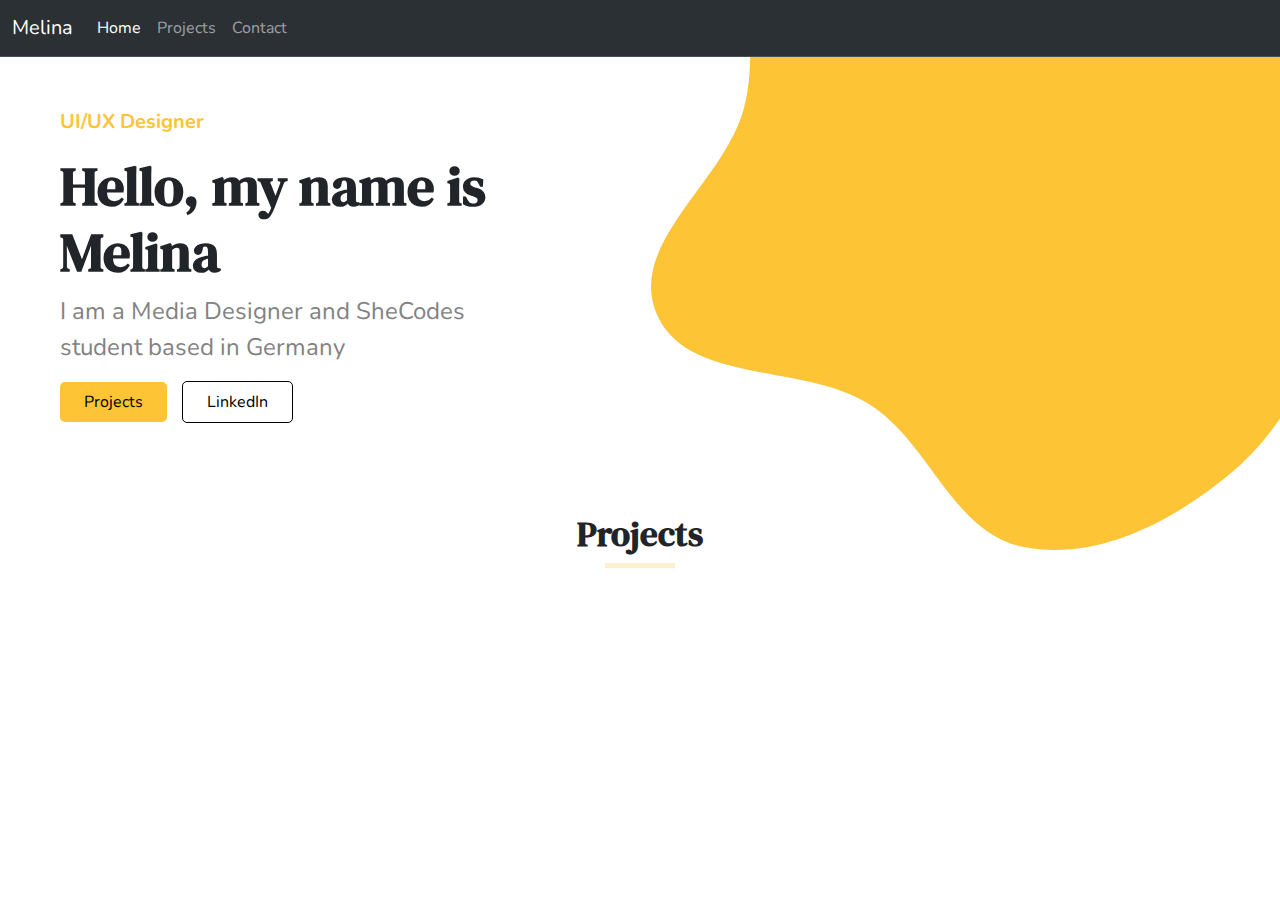
<file: index.html>
<!DOCTYPE html>
<html lang="en">
  <head>
    <meta charset="UTF-8" />
    <meta http-equiv="X-UA-Compatible" content="IE=edge" />
    <meta name="viewport" content="width=device-width, initial-scale=1.0" />
    <link
      href="https://cdn.jsdelivr.net/npm/bootstrap@5.3.3/dist/css/bootstrap.min.css"
      rel="stylesheet"
      integrity="sha384-QWTKZyjpPEjISv5WaRU9OFeRpok6YctnYmDr5pNlyT2bRjXh0JMhjY6hW+ALEwIH"
      crossorigin="anonymous"
    />
    <link rel="preconnect" href="https://fonts.googleapis.com" />
    <link rel="preconnect" href="https://fonts.gstatic.com" crossorigin />
    <link
      href="https://fonts.googleapis.com/css2?family=Nunito:ital,wght@0,200..1000;1,200..1000&display=swap"
      rel="stylesheet"
    />
    <link
      href="https://fonts.googleapis.com/css2?family=DM+Serif+Text:ital@0;1&display=swap"
      rel="stylesheet"
    />
    <title>Melina</title>
    <link rel="stylesheet" href="style.css" />
  </head>
  <body>
    <nav
      class="navbar bg-dark navbar-expand-lg bg-body-tertiary border-bottom border-body"
      data-bs-theme="dark"
    >
      <div class="container-fluid">
        <a class="navbar-brand" href="/index.html">Melina</a>
        <button
          class="navbar-toggler"
          type="button"
          data-bs-toggle="collapse"
          data-bs-target="#navbarNavAltMarkup"
          aria-controls="navbarNavAltMarkup"
          aria-expanded="false"
          aria-label="Toggle navigation"
        >
          <span class="navbar-toggler-icon"></span>
        </button>
        <div class="collapse navbar-collapse" id="navbarNavAltMarkup">
          <div class="navbar-nav">
            <a class="nav-link active" aria-current="page" href="/index.html"
              >Home</a
            >
            <a class="nav-link" href="/photo.html">Projects</a>
            <a class="nav-link" href="/contact.html">Contact</a>
          </div>
        </div>
      </div>
    </nav>
    <div class="body-container">
      <div class="yellow-bg"></div>
      <div class="header-container">
        <p class="yellow-heading">UI/UX Designer</p>
        <h1>Hello, my name is Melina</h1>
        <p class="grey-heading">
          I am a Media Designer and SheCodes student based in Germany
        </p>
        <button class="buttons button-projects">Projects</button>
        <button class="buttons button-linkedin">LinkedIn</button>
      </div>
      <div class="project-container">
        <h2>Projects</h2>
        <hr class="trenner" />
      </div>
    </div>
    <script
      src="https://cdn.jsdelivr.net/npm/bootstrap@5.3.3/dist/js/bootstrap.bundle.min.js"
      integrity="sha384-YvpcrYf0tY3lHB60NNkmXc5s9fDVZLESaAA55NDzOxhy9GkcIdslK1eN7N6jIeHz"
      crossorigin="anonymous"
    ></script>
  </body>
</html>
</file>
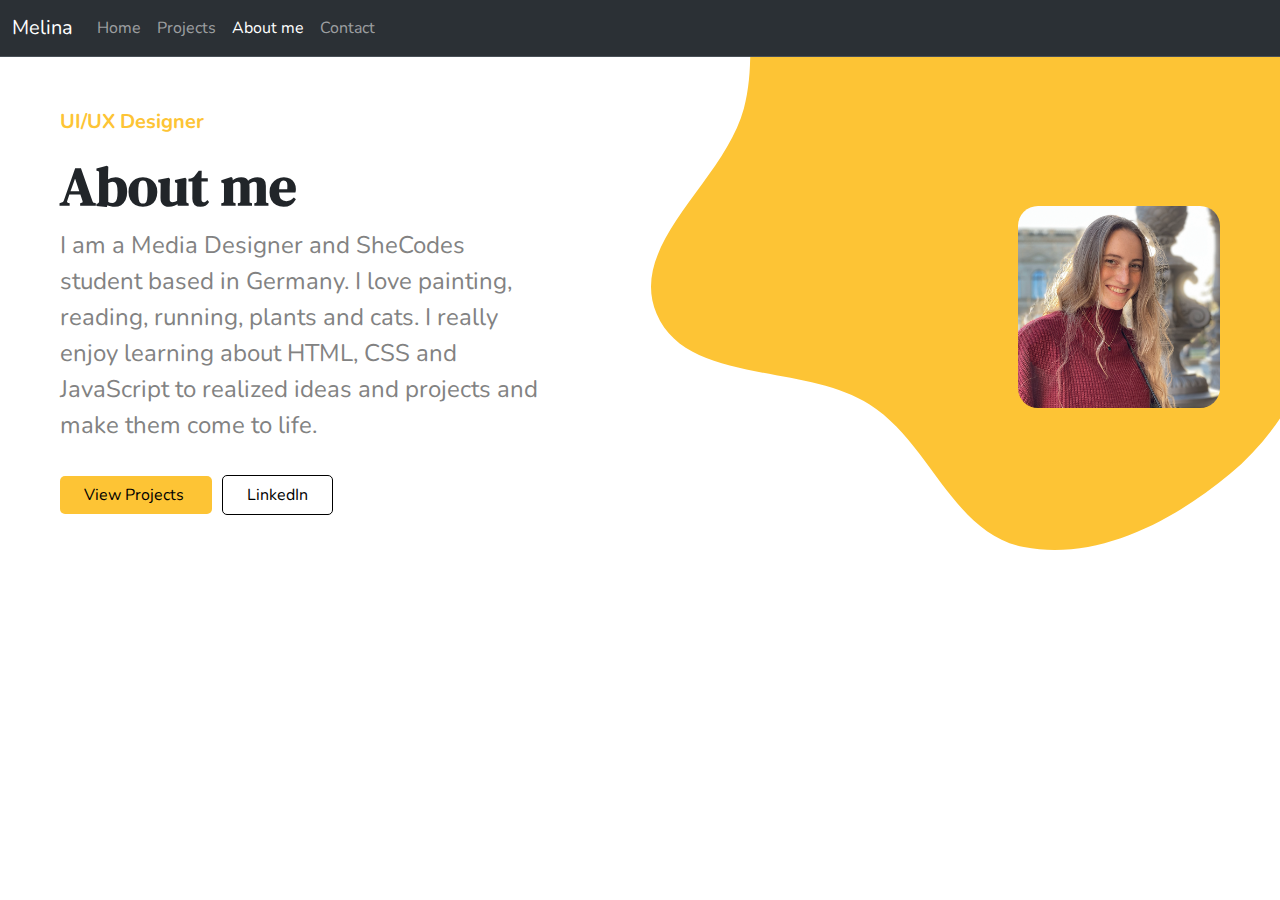
<file: about.html>
<!DOCTYPE html>
<html lang="en">
  <head>
    <meta charset="UTF-8" />
    <meta http-equiv="X-UA-Compatible" content="IE=edge" />
    <meta name="viewport" content="width=device-width, initial-scale=1.0" />
    <link
      href="https://cdn.jsdelivr.net/npm/bootstrap@5.3.3/dist/css/bootstrap.min.css"
      rel="stylesheet"
      integrity="sha384-QWTKZyjpPEjISv5WaRU9OFeRpok6YctnYmDr5pNlyT2bRjXh0JMhjY6hW+ALEwIH"
      crossorigin="anonymous"
    />
    <link rel="preconnect" href="https://fonts.googleapis.com" />
    <link rel="preconnect" href="https://fonts.gstatic.com" crossorigin />
    <link
      href="https://fonts.googleapis.com/css2?family=Nunito:ital,wght@0,200..1000;1,200..1000&display=swap"
      rel="stylesheet"
    />
    <link
      href="https://fonts.googleapis.com/css2?family=DM+Serif+Text:ital@0;1&display=swap"
      rel="stylesheet"
    />
    <title>Melina</title>
    <link rel="stylesheet" href="style.css" />
  </head>
  <body>
    <nav
      class="navbar bg-dark navbar-expand-lg bg-body-tertiary border-bottom border-body"
      data-bs-theme="dark"
    >
      <div class="container-fluid">
        <a class="navbar-brand" href="/index.html">Melina</a>
        <button
          class="navbar-toggler"
          type="button"
          data-bs-toggle="collapse"
          data-bs-target="#navbarNavAltMarkup"
          aria-controls="navbarNavAltMarkup"
          aria-expanded="false"
          aria-label="Toggle navigation"
        >
          <span class="navbar-toggler-icon"></span>
        </button>
        <div class="collapse navbar-collapse" id="navbarNavAltMarkup">
          <div class="navbar-nav">
            <a class="nav-link" href="/index.html">Home</a>
            <a class="nav-link" href="/index.html#projects">Projects</a>
            <a class="nav-link active" href="/about.html">About me</a>
            <a class="nav-link" href="/contact.html" aria-current="page"
              >Contact</a
            >
          </div>
        </div>
      </div>
    </nav>
    <div class="body-container flex-container">
      <div class="yellow-bg"></div>
      <div class="header-container content-container">
        <p class="yellow-heading">UI/UX Designer</p>
        <h1>About me</h1>
        <p class="grey-heading">
          I am a Media Designer and SheCodes student based in Germany. I love
          painting, reading, running, plants and cats. I really enjoy learning
          about HTML, CSS and JavaScript to realized ideas and projects and make
          them come to life.
        </p>
        <br />
        <a href="#projects" class="buttons button-projects"> View Projects </a>
        <a
          href="https://www.linkedin.com/in/melina-rother-6248591b5/"
          target="_blank"
          class="buttons button-linkedin"
        >
          LinkedIn</a
        >
      </div>
      <div class="img-container">
        <img class="about-img" src="images/IMG_0812.png" alt="Melina" />
      </div>
    </div>
    <script
      src="https://cdn.jsdelivr.net/npm/bootstrap@5.3.3/dist/js/bootstrap.bundle.min.js"
      integrity="sha384-YvpcrYf0tY3lHB60NNkmXc5s9fDVZLESaAA55NDzOxhy9GkcIdslK1eN7N6jIeHz"
      crossorigin="anonymous"
    ></script>
  </body>
</html>
</file>
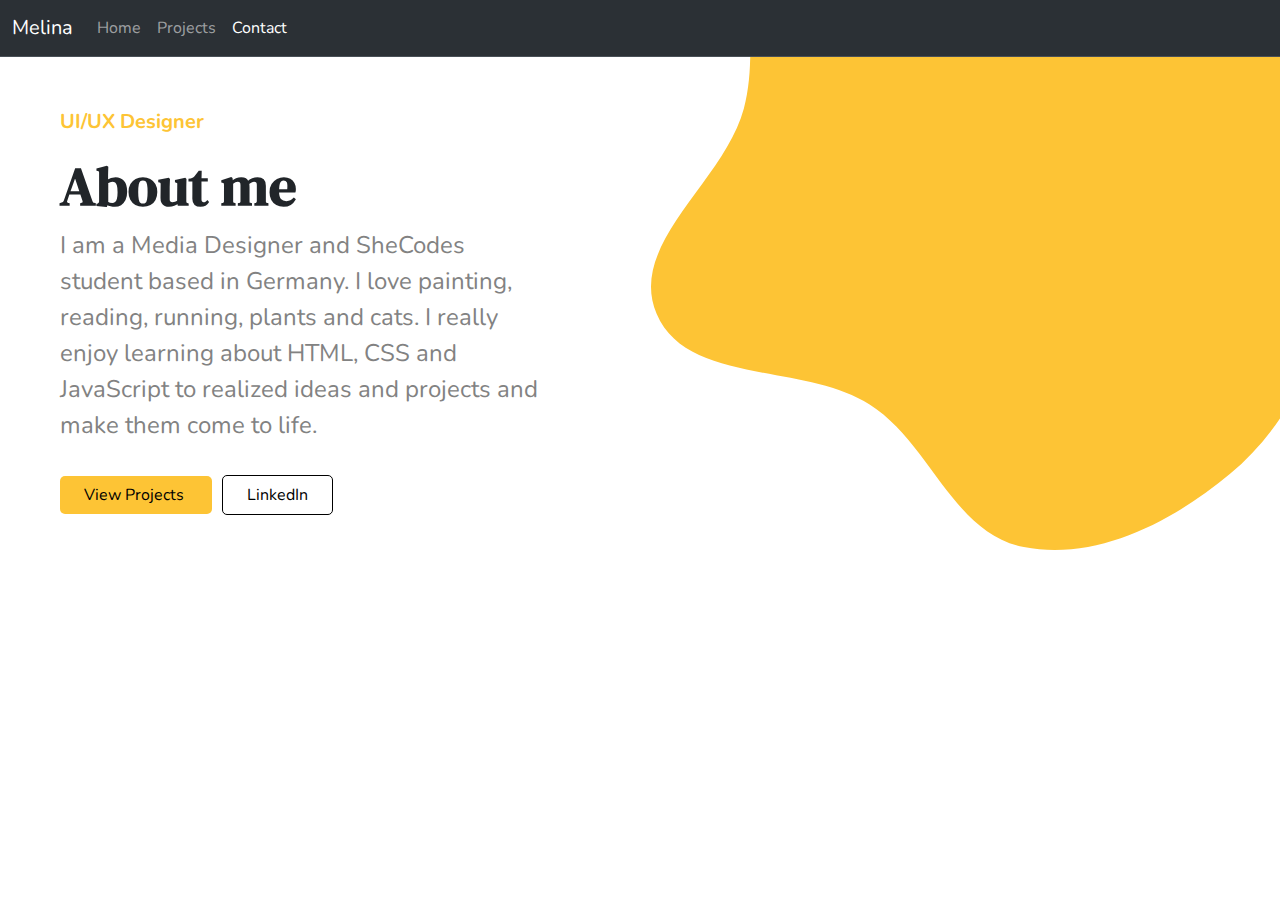
<file: contact.html>
<!DOCTYPE html>
<html lang="en">
  <head>
    <meta charset="UTF-8" />
    <meta http-equiv="X-UA-Compatible" content="IE=edge" />
    <meta name="viewport" content="width=device-width, initial-scale=1.0" />
    <link
      href="https://cdn.jsdelivr.net/npm/bootstrap@5.3.3/dist/css/bootstrap.min.css"
      rel="stylesheet"
      integrity="sha384-QWTKZyjpPEjISv5WaRU9OFeRpok6YctnYmDr5pNlyT2bRjXh0JMhjY6hW+ALEwIH"
      crossorigin="anonymous"
    />
    <link rel="preconnect" href="https://fonts.googleapis.com" />
    <link rel="preconnect" href="https://fonts.gstatic.com" crossorigin />
    <link
      href="https://fonts.googleapis.com/css2?family=Nunito:ital,wght@0,200..1000;1,200..1000&display=swap"
      rel="stylesheet"
    />
    <link
      href="https://fonts.googleapis.com/css2?family=DM+Serif+Text:ital@0;1&display=swap"
      rel="stylesheet"
    />
    <title>Melina</title>
    <link rel="stylesheet" href="style.css" />
  </head>
  <body>
    <nav
      class="navbar bg-dark navbar-expand-lg bg-body-tertiary border-bottom border-body"
      data-bs-theme="dark"
    >
      <div class="container-fluid">
        <a class="navbar-brand" href="/index.html">Melina</a>
        <button
          class="navbar-toggler"
          type="button"
          data-bs-toggle="collapse"
          data-bs-target="#navbarNavAltMarkup"
          aria-controls="navbarNavAltMarkup"
          aria-expanded="false"
          aria-label="Toggle navigation"
        >
          <span class="navbar-toggler-icon"></span>
        </button>
        <div class="collapse navbar-collapse" id="navbarNavAltMarkup">
          <div class="navbar-nav">
            <a class="nav-link" href="/index.html">Home</a>
            <a class="nav-link" href="/index.html#projects">Projects</a>
            <a class="nav-link active" href="/contact.html" aria-current="page"
              >Contact</a
            >
          </div>
        </div>
      </div>
    </nav>
    <div class="body-container">
      <div class="yellow-bg"></div>
      <div class="header-container">
        <p class="yellow-heading">UI/UX Designer</p>
        <h1>About me</h1>
        <p class="grey-heading">
          I am a Media Designer and SheCodes student based in Germany. I love
          painting, reading, running, plants and cats. I really enjoy learning
          about HTML, CSS and JavaScript to realized ideas and projects and make
          them come to life.
        </p>
        <br />
        <a href="#projects" class="buttons button-projects"> View Projects </a>
        <a
          href="https://www.linkedin.com/in/melina-rother-6248591b5/"
          target="_blank"
          class="buttons button-linkedin"
        >
          LinkedIn</a
        >
      </div>
    </div>
    <script
      src="https://cdn.jsdelivr.net/npm/bootstrap@5.3.3/dist/js/bootstrap.bundle.min.js"
      integrity="sha384-YvpcrYf0tY3lHB60NNkmXc5s9fDVZLESaAA55NDzOxhy9GkcIdslK1eN7N6jIeHz"
      crossorigin="anonymous"
    ></script>
  </body>
</html>
</file>
<file: style.css>
:root {
  --primary-color: #fdc435;
  --secondary-color: #828282;
  --box-shadow: 0 5px 10px rgba(0, 0, 0, 0.3);
}

p {
  font-family: "Nunito", sans-serif;
}

h1 {
  font-family: "DM Serif Text", serif;
  font-size: 55px;
  font-weight: bold;
}

h2 {
  font-family: "DM Serif Text", serif;
  font-size: 35px;
  font-weight: bold;
  text-align: center;
}

h3 {
  font-family: "DM Serif Text", serif;
  font-size: 25px;
  font-weight: bold;
}

body {
  background-image: url("images/yellow-bg.svg");
  background-repeat: no-repeat;
  background-size: 629px auto;
  background-position: right top;
}

@media (max-width: 850px) {
  body {
    background: none;
  }
}

a {
  text-decoration: none;
  font-family: "Nunito", sans-serif;
  color: #000000;
}

.yellow-heading {
  color: var(--primary-color);
  font-size: 20px;
  font-weight: bold;
}

.grey-heading {
  color: var(--secondary-color);
  font-size: 24px;
}

.buttons {
  padding: 8px 24px;
  font-family: "Nunito", sans-serif;
  border-radius: 5px;
}

.button-projects {
  border: none;
  background-color: var(--primary-color);
  margin-right: 10px;
}
.button-linkedin {
  background-color: #ffffff;
  border: 1.5px solid #000000;
}

.header-container {
  max-width: 486px;
  margin-left: 0px;
}

.body-container {
  padding: 50px 60px;
}

.project-container {
  margin-top: 90px;
}

.trenner {
  border: none;
  border-top: 5px solid #fdc435;
  max-width: 6%;
  margin: 0 auto;
}

.project-box {
  background-color: #ffffff;
  border-radius: 12px;
  box-shadow: var(--box-shadow);
  margin: 30px auto;
  max-width: 80%;
  display: flex;
  overflow: hidden;
}

.project-text {
  color: var(--secondary-color);
  font-size: 18px;
}

.project-content {
  padding: 40px;
  flex: 2; /* größerer Bereich */
}

.project-image {
  flex: 1; /* kleinerer Bereich */
}

.project-img {
  width: 100%;
  height: 100%;
  object-fit: cover; /* Bild füllt Container komplett */
  display: block;
}

@media (max-width: 770px) {
  .project-content {
    flex: none;
  }

  .project-image {
    flex: none;
  }

  .project-img {
    display: none;
  }

  .project-box {
    display: block;
  }
}

.about-img {
  border-radius: 20px;
  max-width: 30%;
  height: auto;
  margin: 30px 0px;
  object-fit: contain;
}

.flex-container {
  display: flex;
}

.content-container {
  flex: 2;
}

.img-container {
  flex: 1;
  display: flex;
  justify-content: flex-end;
  align-items: center;
  border-radius: 20px;
  overflow: hidden;
}

@media (max-width: 1100px) {
  .about-img {
    display: none;
  }
}
</file>
